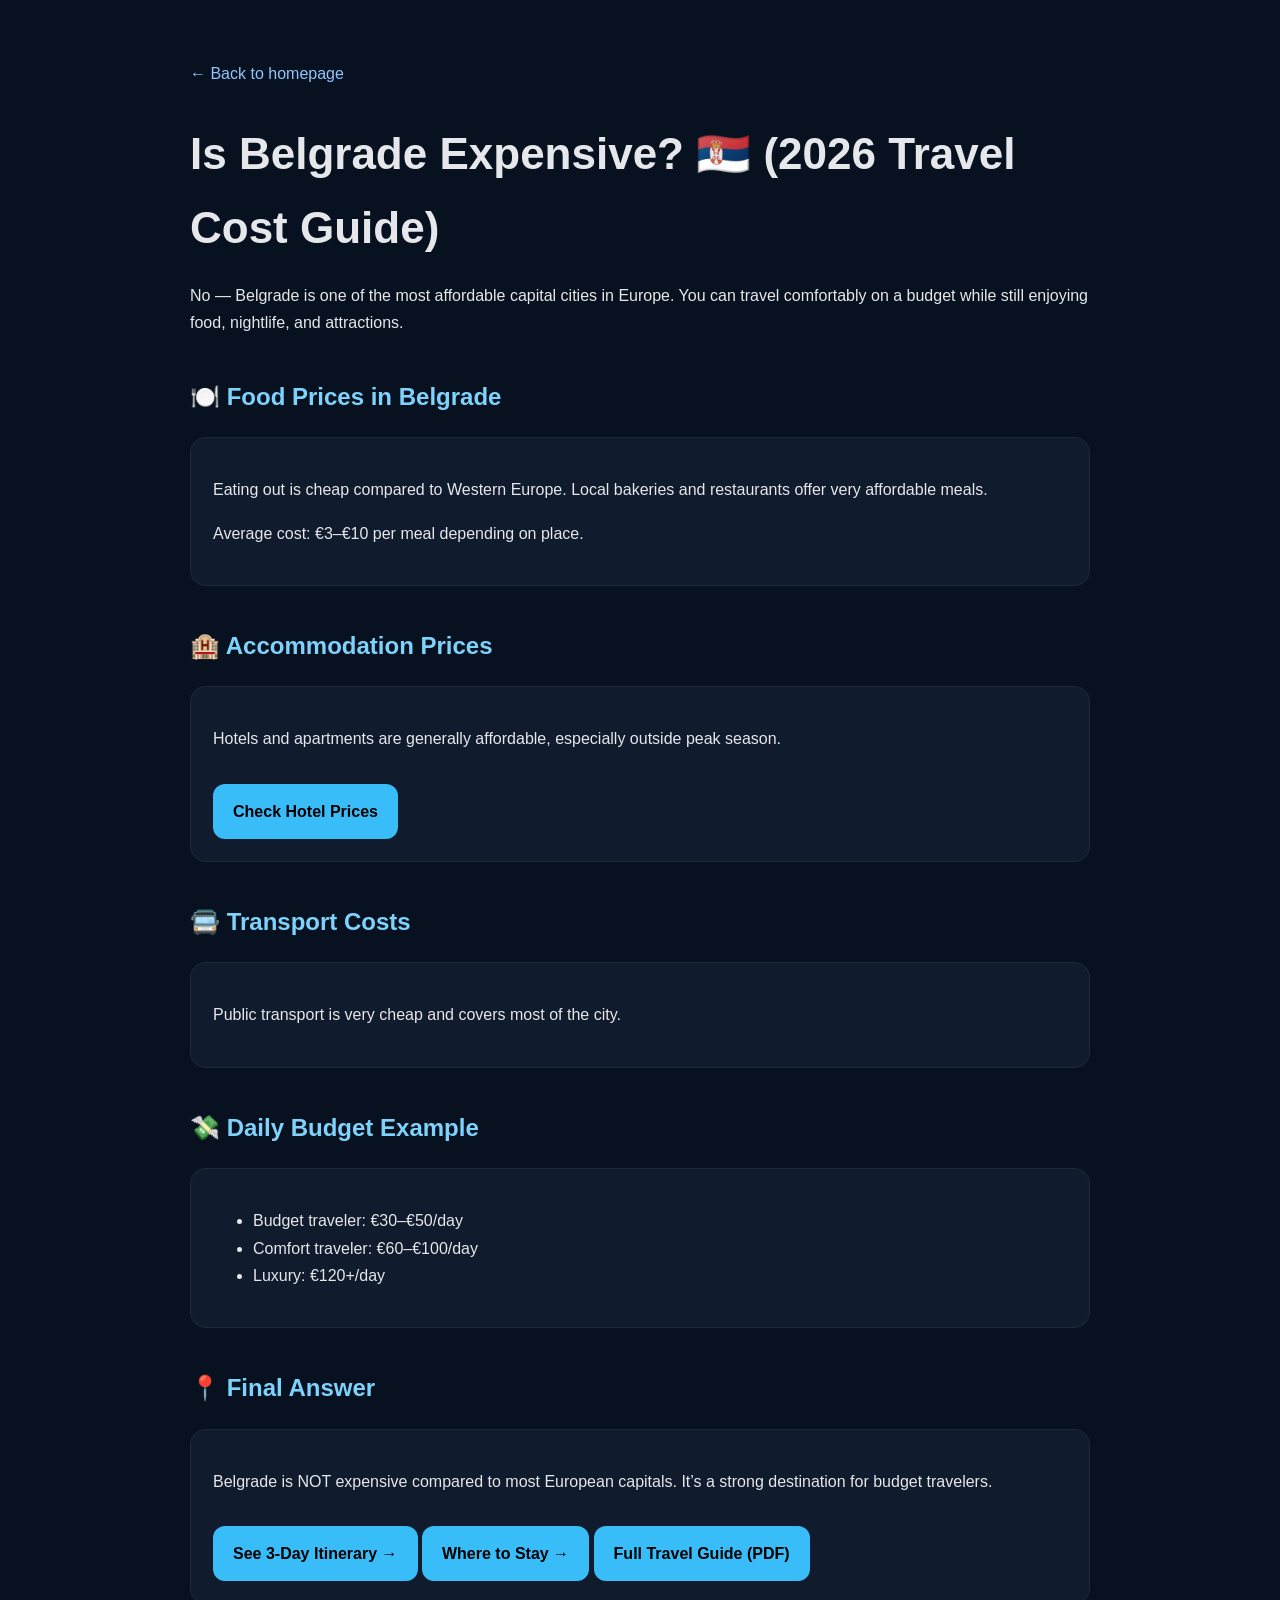
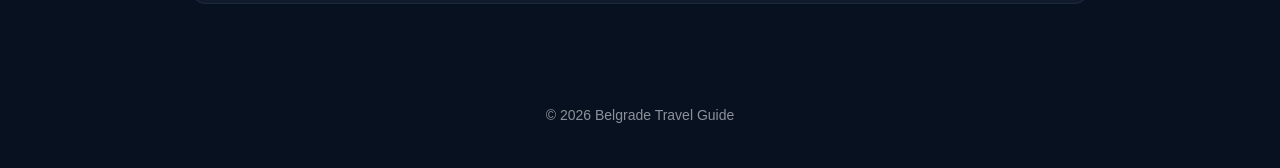
<file: expensive.html>
<!DOCTYPE html>
<html lang="en">
<head>
<meta charset="UTF-8">
<meta name="viewport" content="width=device-width, initial-scale=1.0">

<title>Is Belgrade Expensive? (2026 Cost of Travel Guide)</title>

<meta name="description" content="Find out if Belgrade is expensive in 2026. Full breakdown of hotel prices, food costs, transport, and daily travel budget in Serbia’s capital.">

<style>
body{
margin:0;
font-family:Arial,sans-serif;
background:#08111f;
color:#e5e7eb;
line-height:1.7;
}

.container{
max-width:900px;
margin:auto;
padding:60px 20px;
}

a{
color:#93c5fd;
text-decoration:none;
}

h1{
font-size:44px;
margin-bottom:10px;
}

h2{
margin-top:40px;
color:#7dd3fc;
}

.card{
background:#101b2d;
padding:22px;
border-radius:16px;
margin-top:18px;
border:1px solid rgba(255,255,255,.06);
}

.button{
display:inline-block;
padding:14px 20px;
background:#38bdf8;
color:black;
border-radius:12px;
font-weight:bold;
margin-top:15px;
text-decoration:none;
}

.button:hover{opacity:.9;}

footer{
text-align:center;
padding:40px 20px;
opacity:.6;
font-size:14px;
}
</style>
</head>

<body>

<div class="container">

<a href="index.html">← Back to homepage</a>

<h1>Is Belgrade Expensive? 🇷🇸 (2026 Travel Cost Guide)</h1>

<p>
No — Belgrade is one of the most affordable capital cities in Europe. You can travel comfortably on a budget while still enjoying food, nightlife, and attractions.
</p>

<h2>🍽️ Food Prices in Belgrade</h2>

<div class="card">
<p>
Eating out is cheap compared to Western Europe. Local bakeries and restaurants offer very affordable meals.
</p>

<p>
Average cost: €3–€10 per meal depending on place.
</p>
</div>

<h2>🏨 Accommodation Prices</h2>

<div class="card">
<p>
Hotels and apartments are generally affordable, especially outside peak season.
</p>

<a class="button" href="https://www.booking.com/">
Check Hotel Prices
</a>
</div>

<h2>🚍 Transport Costs</h2>

<div class="card">
<p>
Public transport is very cheap and covers most of the city.
</p>
</div>

<h2>💸 Daily Budget Example</h2>

<div class="card">
<ul>
<li>Budget traveler: €30–€50/day</li>
<li>Comfort traveler: €60–€100/day</li>
<li>Luxury: €120+/day</li>
</ul>
</div>

<h2>📍 Final Answer</h2>

<div class="card">
<p>
Belgrade is NOT expensive compared to most European capitals. It’s a strong destination for budget travelers.
</p>

<a class="button" href="guide.html">
See 3-Day Itinerary →
</a>

<a class="button" href="monetization.html">
Where to Stay →
</a>

<a class="button" href="https://gumroad.com/l/belgradeguide">
Full Travel Guide (PDF)
</a>
</div>

</div>

<footer>
© 2026 Belgrade Travel Guide
</footer>

</body>
</html>
</file>
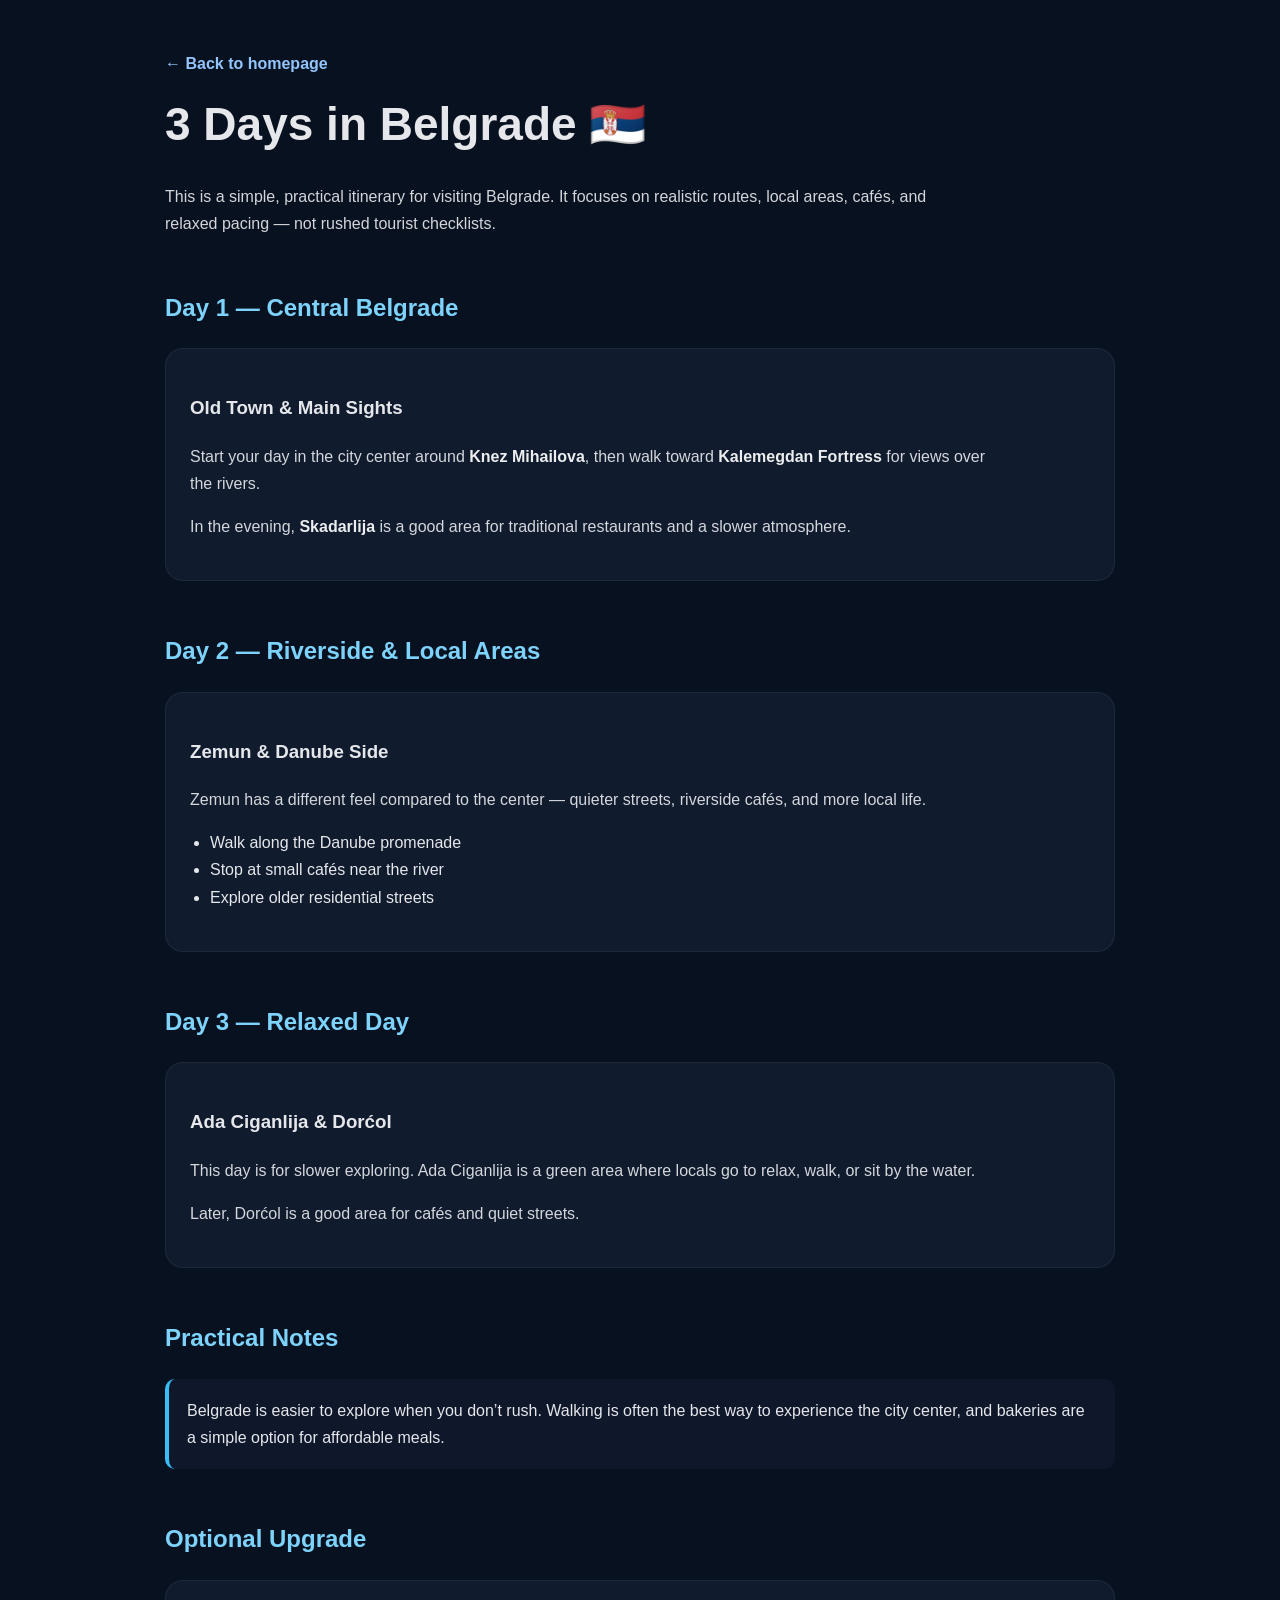
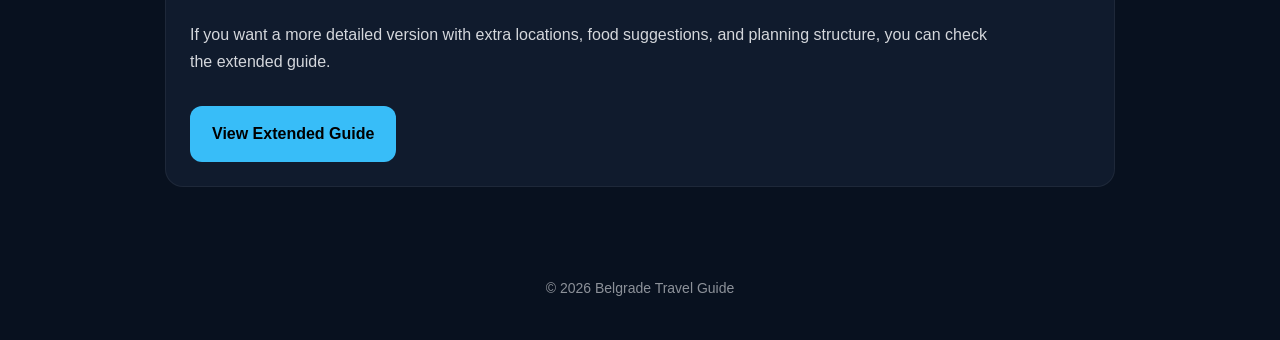
<file: guide.html>
<!DOCTYPE html>
<html lang="en">
<head>
<meta charset="UTF-8">
<meta name="viewport" content="width=device-width, initial-scale=1.0">
<title>3 Days in Belgrade | Practical Travel Itinerary</title>
<meta name="description" content="A practical 3-day itinerary for Belgrade with real places, local tips, cafés, neighborhoods, and simple daily planning.">

<style>
body{
margin:0;
font-family:Arial,sans-serif;
background:#08111f;
color:#e5e7eb;
line-height:1.7;
}

.container{
max-width:950px;
margin:auto;
padding:50px 20px;
}

a.back{
color:#93c5fd;
text-decoration:none;
font-weight:bold;
}

h1{
font-size:46px;
margin-top:20px;
line-height:1.2;
}

p{
opacity:.92;
max-width:800px;
}

h2{
margin-top:50px;
color:#7dd3fc;
}

.card{
background:#101b2d;
padding:24px;
border-radius:18px;
margin-top:18px;
border:1px solid rgba(255,255,255,.06);
}

.small-note{
background:#0f172a;
padding:18px;
border-left:4px solid #38bdf8;
border-radius:10px;
margin-top:20px;
}

ul{
padding-left:20px;
}

strong{
color:white;
}

.button{
display:inline-block;
padding:14px 22px;
background:#38bdf8;
color:black;
text-decoration:none;
border-radius:12px;
font-weight:bold;
margin-top:15px;
}

.button:hover{
opacity:.9;
}

footer{
text-align:center;
padding:40px 20px;
opacity:.6;
font-size:14px;
}
</style>
</head>

<body>

<div class="container">

<a class="back" href="index.html">← Back to homepage</a>

<h1>3 Days in Belgrade 🇷🇸</h1>

<p>
This is a simple, practical itinerary for visiting Belgrade.  
It focuses on realistic routes, local areas, cafés, and relaxed pacing — not rushed tourist checklists.
</p>

<h2>Day 1 — Central Belgrade</h2>

<div class="card">
<h3>Old Town & Main Sights</h3>

<p>
Start your day in the city center around <strong>Knez Mihailova</strong>, then walk toward <strong>Kalemegdan Fortress</strong> for views over the rivers.
</p>

<p>
In the evening, <strong>Skadarlija</strong> is a good area for traditional restaurants and a slower atmosphere.
</p>
</div>

<h2>Day 2 — Riverside & Local Areas</h2>

<div class="card">
<h3>Zemun & Danube Side</h3>

<p>
Zemun has a different feel compared to the center — quieter streets, riverside cafés, and more local life.
</p>

<ul>
<li>Walk along the Danube promenade</li>
<li>Stop at small cafés near the river</li>
<li>Explore older residential streets</li>
</ul>
</div>

<h2>Day 3 — Relaxed Day</h2>

<div class="card">
<h3>Ada Ciganlija & Dorćol</h3>

<p>
This day is for slower exploring. Ada Ciganlija is a green area where locals go to relax, walk, or sit by the water.
</p>

<p>
Later, Dorćol is a good area for cafés and quiet streets.
</p>
</div>

<h2>Practical Notes</h2>

<div class="small-note">
Belgrade is easier to explore when you don’t rush.  
Walking is often the best way to experience the city center, and bakeries are a simple option for affordable meals.
</div>

<h2>Optional Upgrade</h2>

<div class="card">
<p>
If you want a more detailed version with extra locations, food suggestions, and planning structure, you can check the extended guide.
</p>

<a class="button" href="YOUR_GUMROAD_LINK">
View Extended Guide
</a>
</div>

</div>

<footer>
© 2026 Belgrade Travel Guide
</footer>

</body>
</html>
</file>
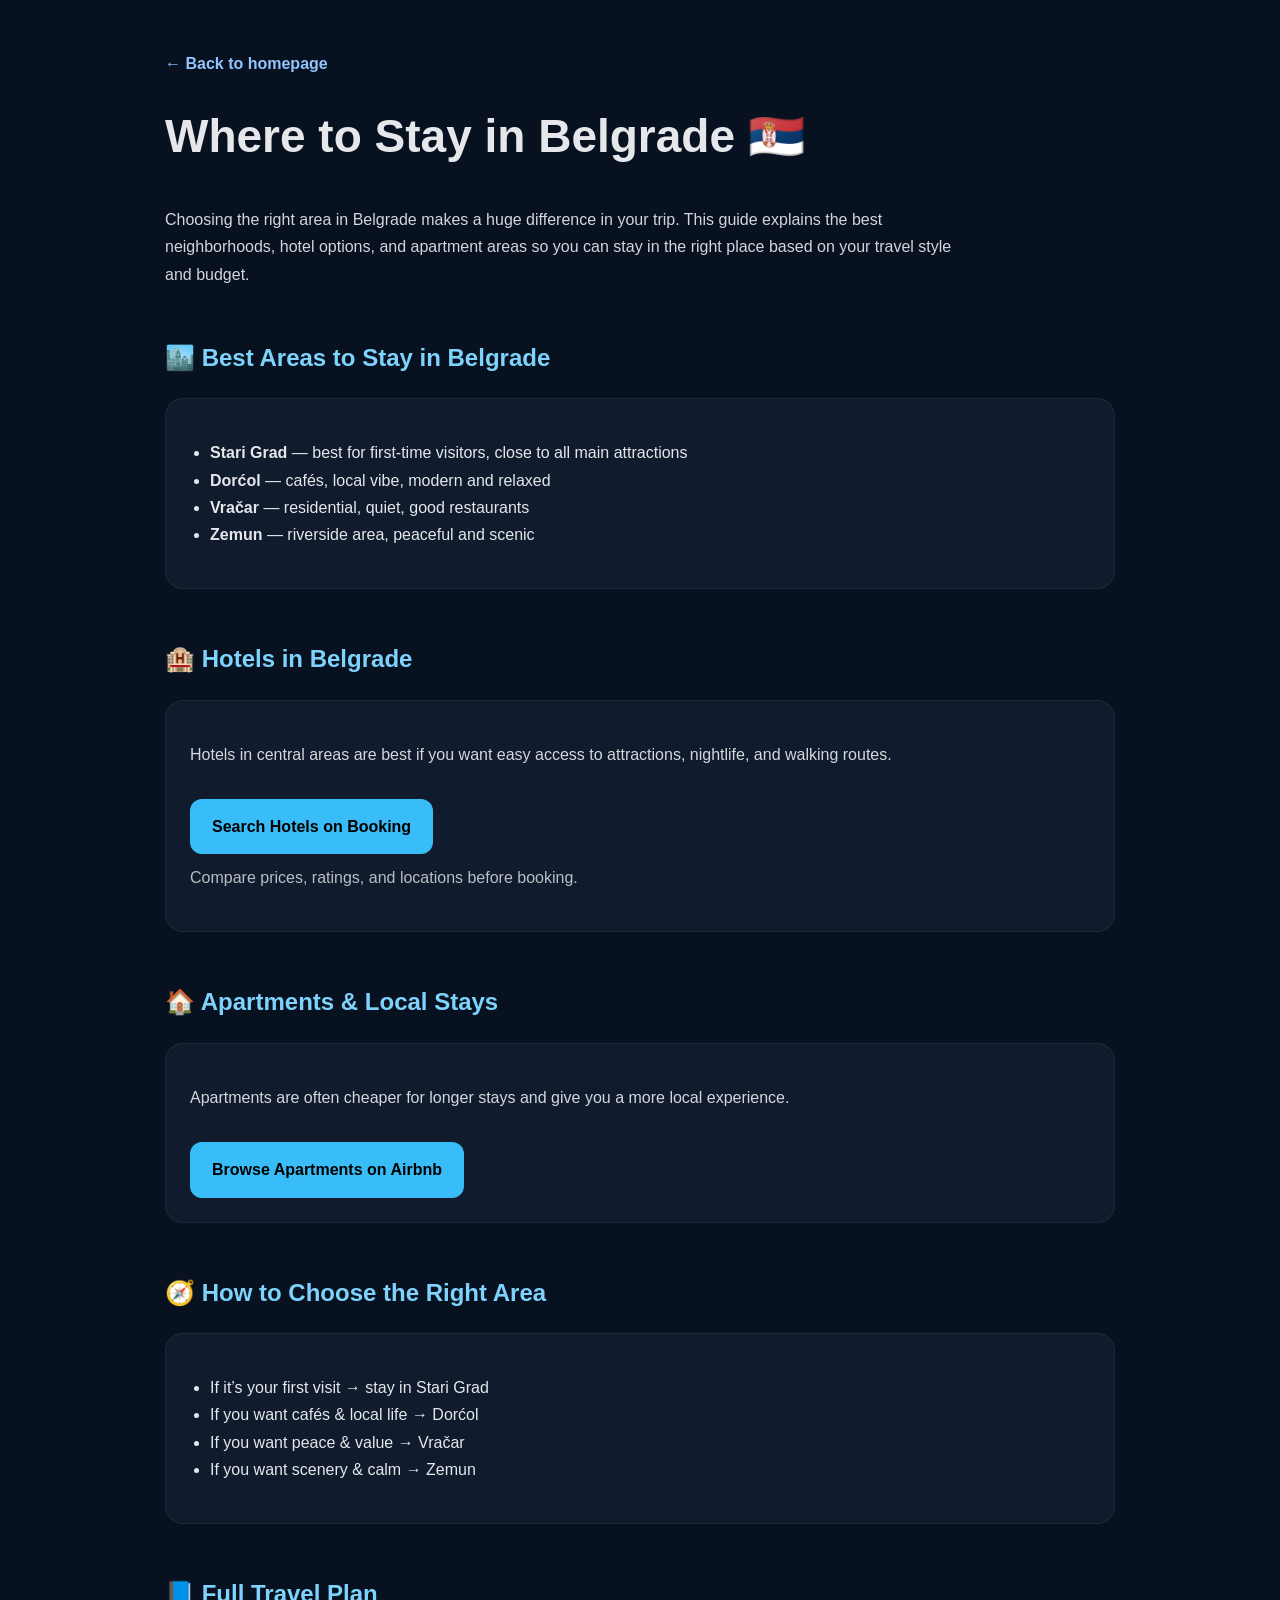
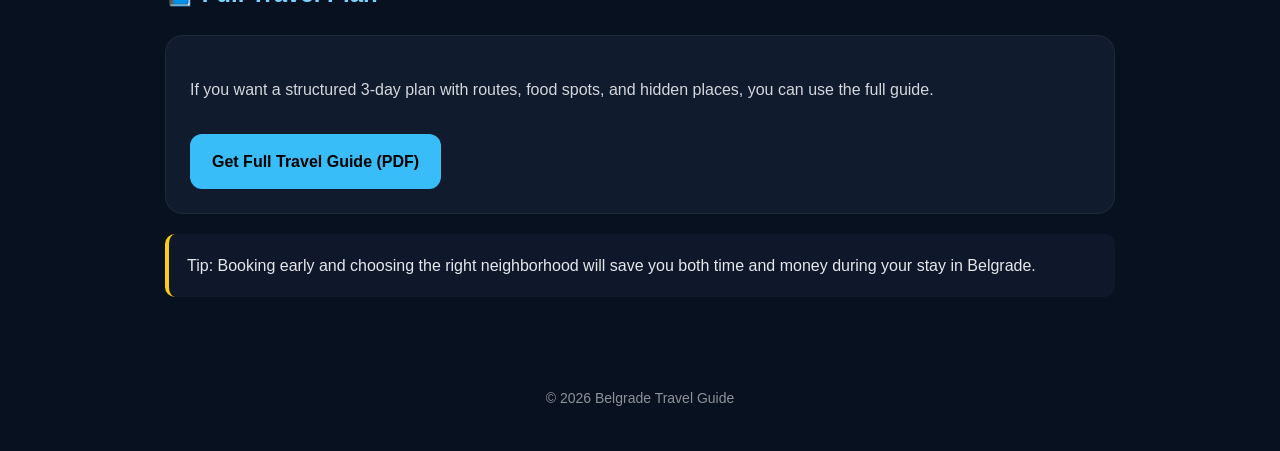
<file: monetization.html>
<!DOCTYPE html>
<html lang="en">
<head>
<meta charset="UTF-8">
<meta name="viewport" content="width=device-width, initial-scale=1.0">

<title>Where to Stay in Belgrade (2026) | Best Hotels, Apartments & Areas Guide</title>

<meta name="description" content="Find the best areas to stay in Belgrade including hotels, apartments, and neighborhoods like Stari Grad, Dorćol, Vračar, and Zemun. Compare options and plan your trip easily.">

<style>
body{
margin:0;
font-family:Arial,sans-serif;
background:#08111f;
color:#e5e7eb;
line-height:1.7;
}

.container{
max-width:950px;
margin:auto;
padding:50px 20px;
}

a.back{
color:#93c5fd;
text-decoration:none;
font-weight:bold;
}

h1{
font-size:46px;
margin-top:20px;
}

p{
opacity:.92;
max-width:800px;
}

h2{
margin-top:50px;
color:#7dd3fc;
}

.card{
background:#101b2d;
padding:24px;
border-radius:18px;
margin-top:18px;
border:1px solid rgba(255,255,255,.06);
}

ul{
padding-left:20px;
}

.button{
display:inline-block;
padding:14px 22px;
background:#38bdf8;
color:black;
text-decoration:none;
border-radius:12px;
font-weight:bold;
margin-top:15px;
}

.button:hover{
opacity:.9;
}

.small-note{
background:#0f172a;
padding:18px;
border-left:4px solid #facc15;
border-radius:10px;
margin-top:20px;
}

footer{
text-align:center;
padding:40px 20px;
opacity:.6;
font-size:14px;
}
</style>
</head>

<body>

<div class="container">

<a class="back" href="index.html">← Back to homepage</a>

<h1>Where to Stay in Belgrade 🇷🇸</h1>

<p>
Choosing the right area in Belgrade makes a huge difference in your trip.  
This guide explains the best neighborhoods, hotel options, and apartment areas so you can stay in the right place based on your travel style and budget.
</p>

<h2>🏙️ Best Areas to Stay in Belgrade</h2>

<div class="card">
<ul>
<li><strong>Stari Grad</strong> — best for first-time visitors, close to all main attractions</li>
<li><strong>Dorćol</strong> — cafés, local vibe, modern and relaxed</li>
<li><strong>Vračar</strong> — residential, quiet, good restaurants</li>
<li><strong>Zemun</strong> — riverside area, peaceful and scenic</li>
</ul>
</div>

<h2>🏨 Hotels in Belgrade</h2>

<div class="card">
<p>
Hotels in central areas are best if you want easy access to attractions, nightlife, and walking routes.
</p>

<a class="button" href="https://www.booking.com/">
Search Hotels on Booking
</a>

<p style="opacity:0.8;margin-top:10px;">
Compare prices, ratings, and locations before booking.
</p>
</div>

<h2>🏠 Apartments & Local Stays</h2>

<div class="card">
<p>
Apartments are often cheaper for longer stays and give you a more local experience.
</p>

<a class="button" href="https://www.airbnb.com/">
Browse Apartments on Airbnb
</a>
</div>

<h2>🧭 How to Choose the Right Area</h2>

<div class="card">
<ul>
<li>If it’s your first visit → stay in Stari Grad</li>
<li>If you want cafés & local life → Dorćol</li>
<li>If you want peace & value → Vračar</li>
<li>If you want scenery & calm → Zemun</li>
</ul>
</div>

<h2>📘 Full Travel Plan</h2>

<div class="card">
<p>
If you want a structured 3-day plan with routes, food spots, and hidden places, you can use the full guide.
</p>

<a class="button" href="https://gumroad.com/l/belgradeguide">
Get Full Travel Guide (PDF)
</a>
</div>

<div class="small-note">
Tip: Booking early and choosing the right neighborhood will save you both time and money during your stay in Belgrade.
</div>

</div>

<footer>
© 2026 Belgrade Travel Guide
</footer>

</body>
</html>
</file>
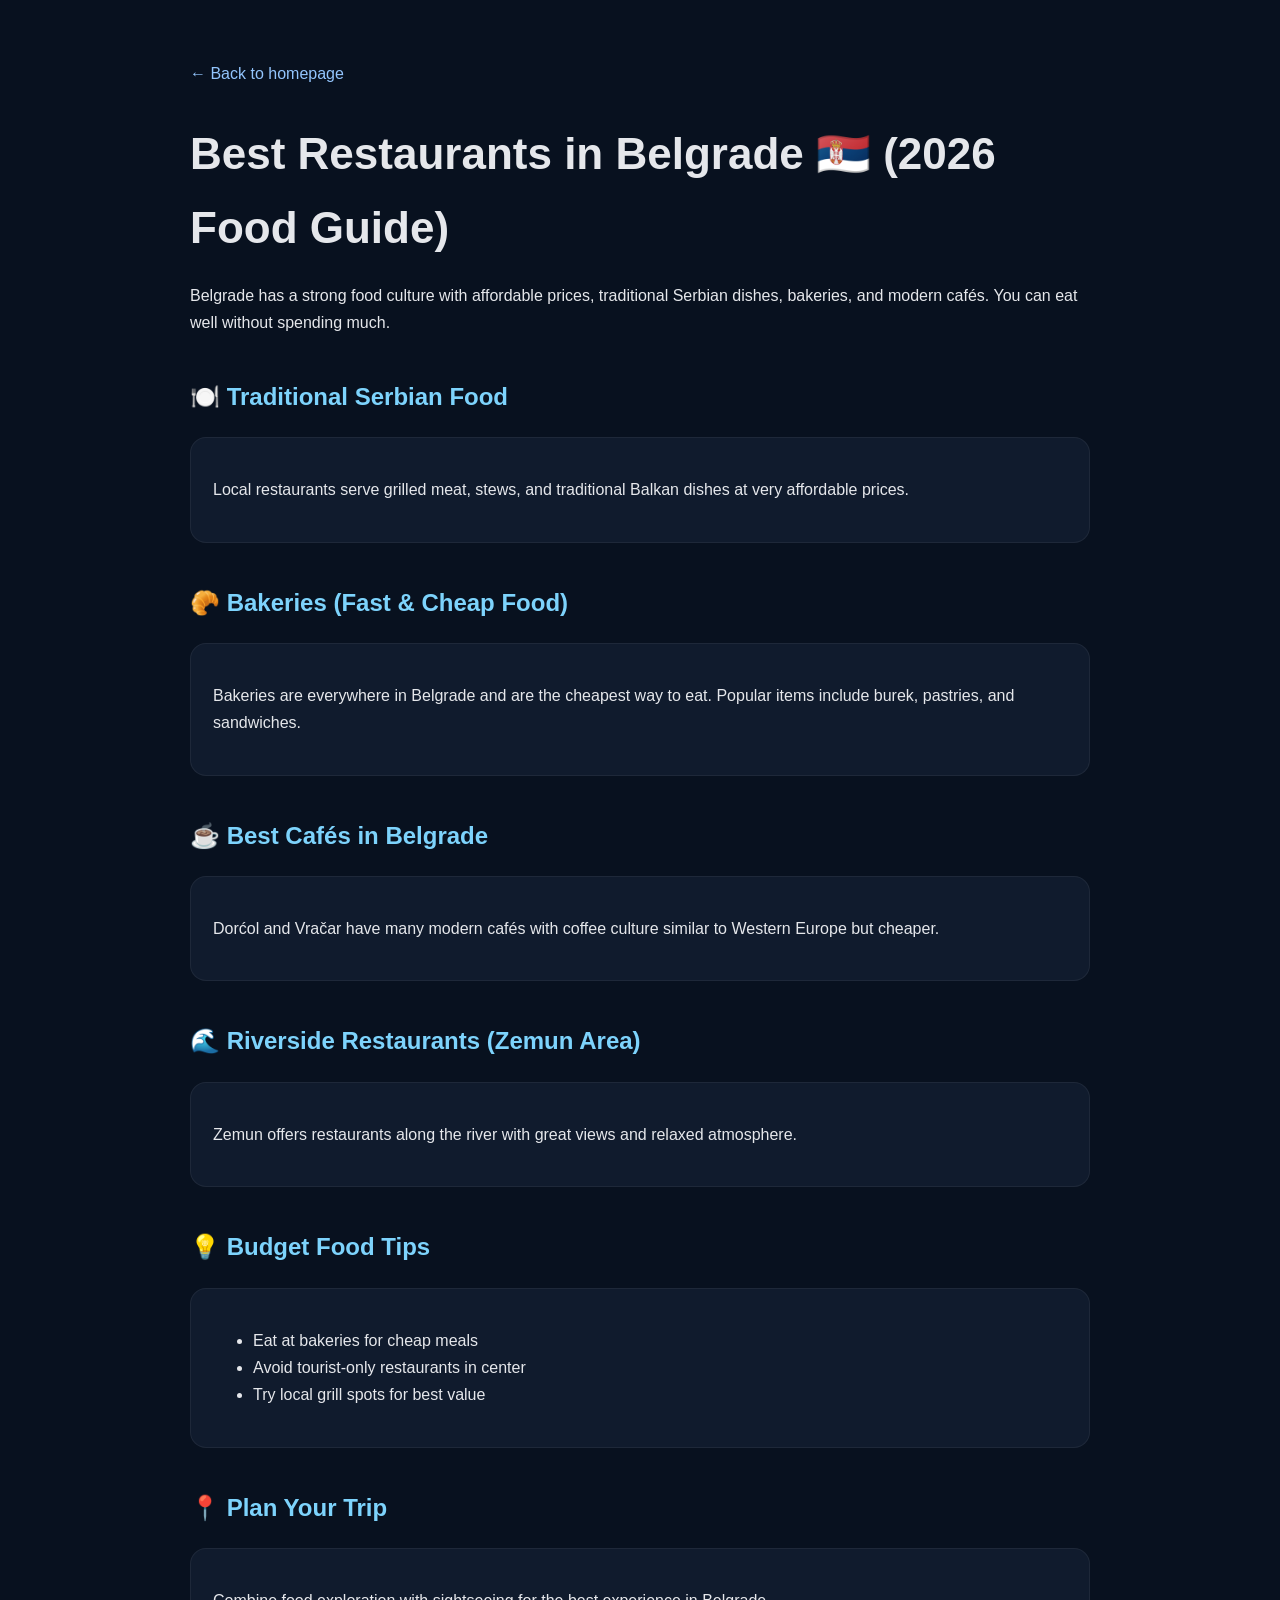
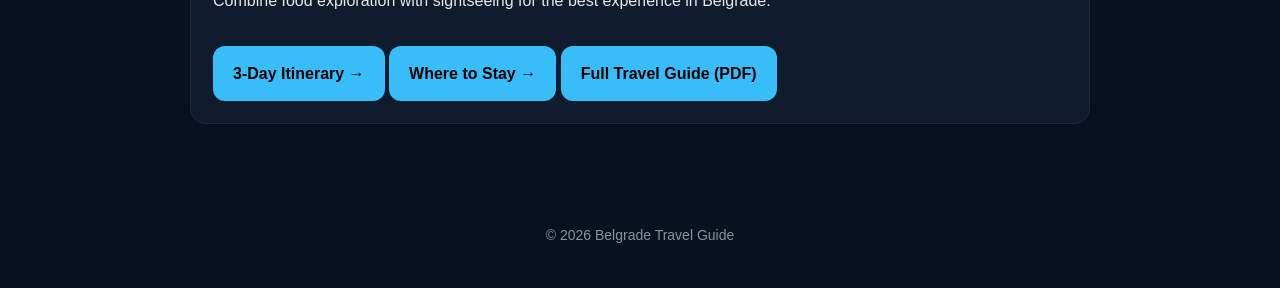
<file: restaurants.html>
<!DOCTYPE html>
<html lang="en">
<head>
<meta charset="UTF-8">
<meta name="viewport" content="width=device-width, initial-scale=1.0">

<title>Best Restaurants in Belgrade (2026) | Food & Local Dining Guide</title>

<meta name="description" content="Discover the best restaurants in Belgrade in 2026. Local food spots, cheap eats, bakeries, grill restaurants, and cafés recommended for travelers.">

<style>
body{
margin:0;
font-family:Arial,sans-serif;
background:#08111f;
color:#e5e7eb;
line-height:1.7;
}

.container{
max-width:900px;
margin:auto;
padding:60px 20px;
}

a{
color:#93c5fd;
text-decoration:none;
}

h1{
font-size:44px;
margin-bottom:10px;
}

h2{
margin-top:40px;
color:#7dd3fc;
}

.card{
background:#101b2d;
padding:22px;
border-radius:16px;
margin-top:18px;
border:1px solid rgba(255,255,255,.06);
}

.button{
display:inline-block;
padding:14px 20px;
background:#38bdf8;
color:black;
border-radius:12px;
font-weight:bold;
margin-top:15px;
text-decoration:none;
}

.button:hover{opacity:.9;}

footer{
text-align:center;
padding:40px 20px;
opacity:.6;
font-size:14px;
}
</style>
</head>

<body>

<div class="container">

<a href="index.html">← Back to homepage</a>

<h1>Best Restaurants in Belgrade 🇷🇸 (2026 Food Guide)</h1>

<p>
Belgrade has a strong food culture with affordable prices, traditional Serbian dishes, bakeries, and modern cafés. You can eat well without spending much.
</p>

<h2>🍽️ Traditional Serbian Food</h2>

<div class="card">
<p>
Local restaurants serve grilled meat, stews, and traditional Balkan dishes at very affordable prices.
</p>
</div>

<h2>🥐 Bakeries (Fast & Cheap Food)</h2>

<div class="card">
<p>
Bakeries are everywhere in Belgrade and are the cheapest way to eat. Popular items include burek, pastries, and sandwiches.
</p>
</div>

<h2>☕ Best Cafés in Belgrade</h2>

<div class="card">
<p>
Dorćol and Vračar have many modern cafés with coffee culture similar to Western Europe but cheaper.
</p>
</div>

<h2>🌊 Riverside Restaurants (Zemun Area)</h2>

<div class="card">
<p>
Zemun offers restaurants along the river with great views and relaxed atmosphere.
</p>
</div>

<h2>💡 Budget Food Tips</h2>

<div class="card">
<ul>
<li>Eat at bakeries for cheap meals</li>
<li>Avoid tourist-only restaurants in center</li>
<li>Try local grill spots for best value</li>
</ul>
</div>

<h2>📍 Plan Your Trip</h2>

<div class="card">
<p>
Combine food exploration with sightseeing for the best experience in Belgrade.
</p>

<a class="button" href="guide.html">
3-Day Itinerary →
</a>

<a class="button" href="monetization.html">
Where to Stay →
</a>

<a class="button" href="https://gumroad.com/l/belgradeguide">
Full Travel Guide (PDF)
</a>
</div>

</div>

<footer>
© 2026 Belgrade Travel Guide
</footer>

</body>
</html>
</file>
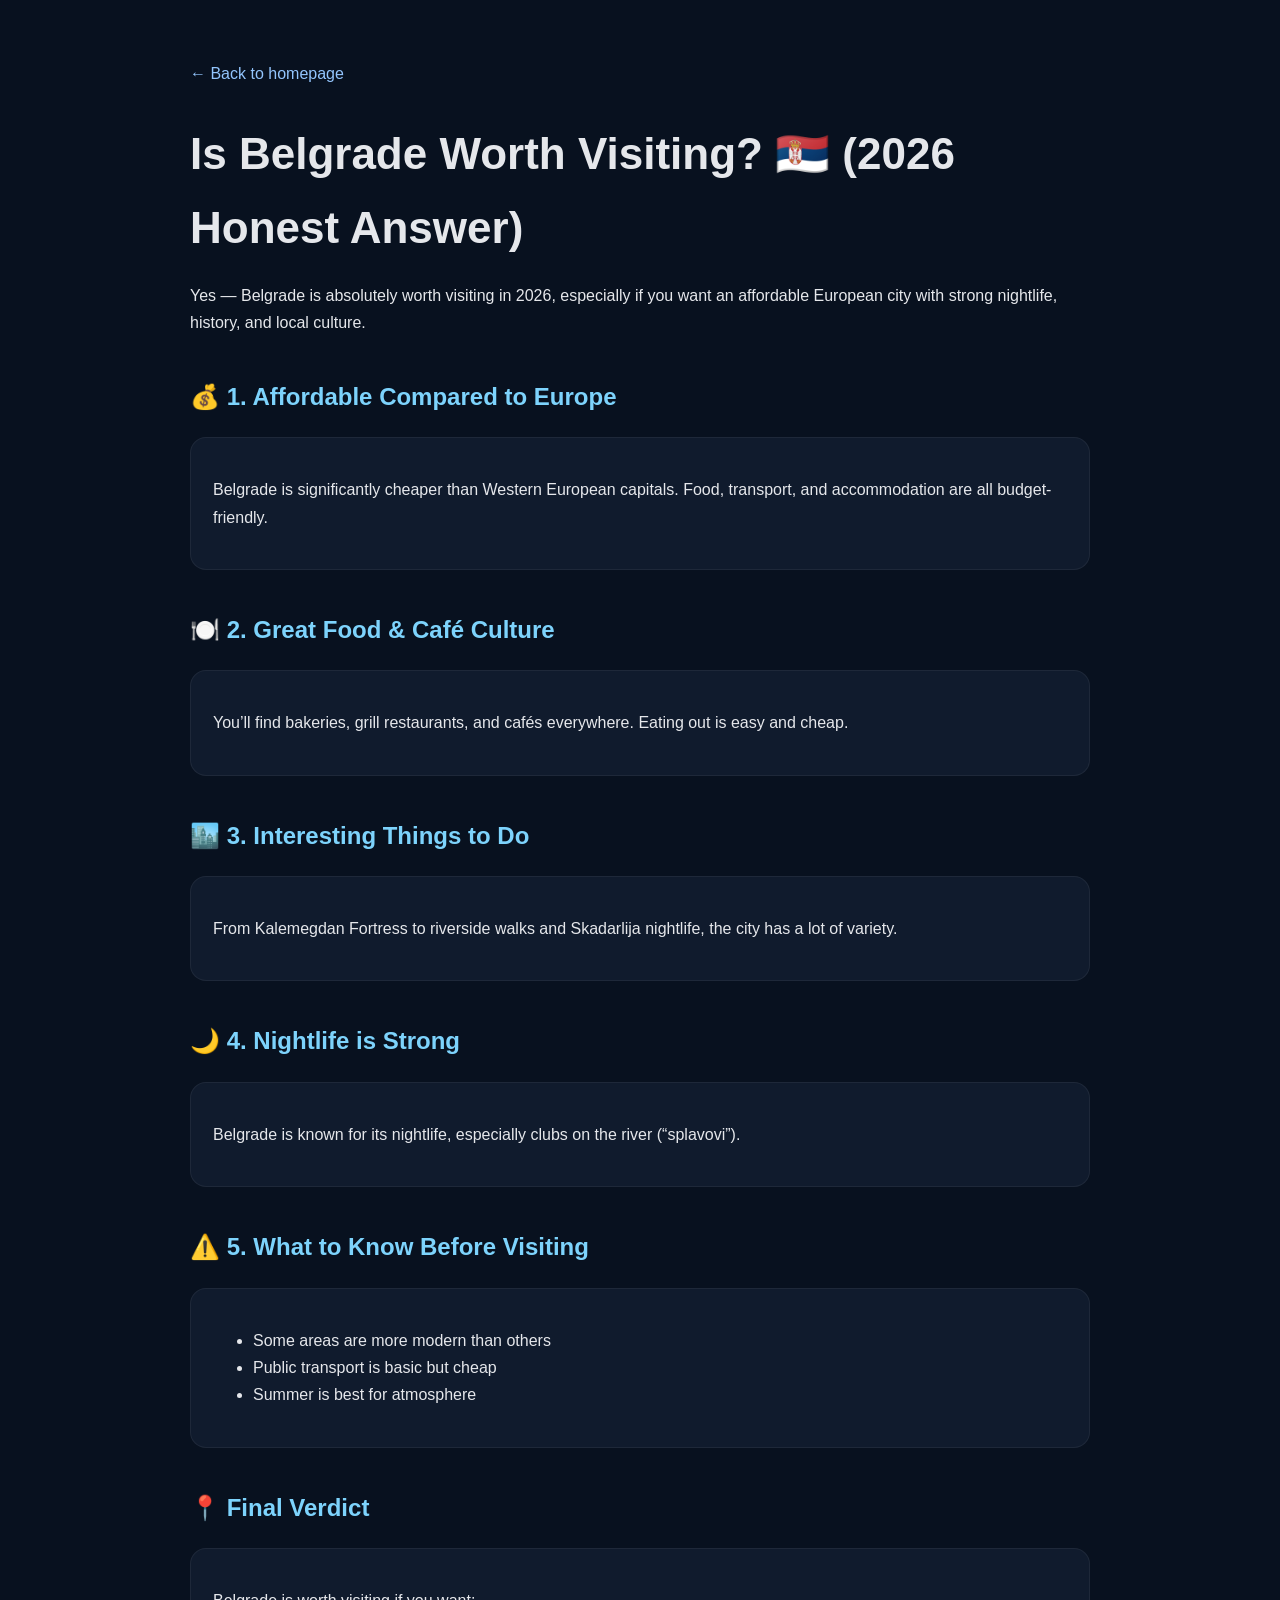
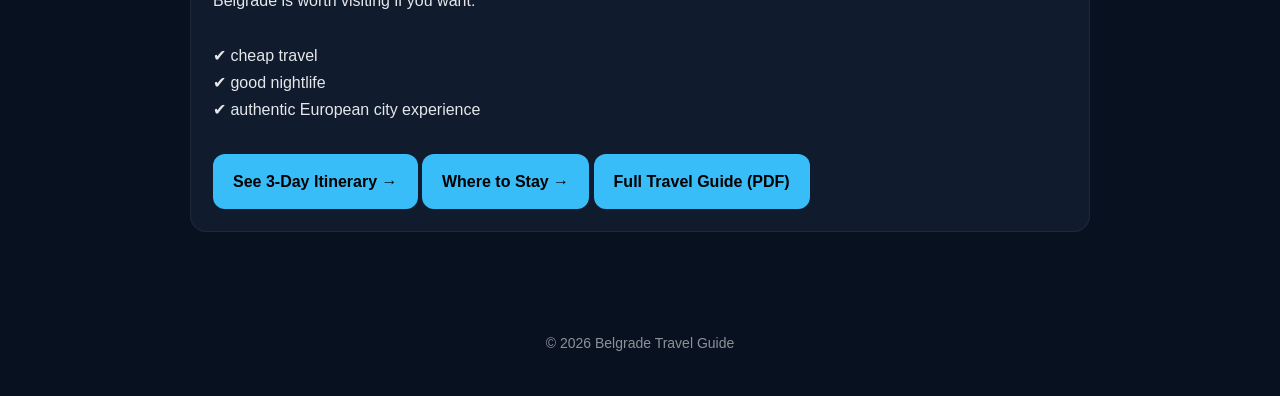
<file: worth-it.html>
<!DOCTYPE html>
<html lang="en">
<head>
<meta charset="UTF-8">
<meta name="viewport" content="width=device-width, initial-scale=1.0">

<title>Is Belgrade Worth Visiting? (2026 Honest Travel Guide)</title>

<meta name="description" content="Is Belgrade worth visiting in 2026? Honest guide covering safety, prices, things to do, nightlife, food, and whether the city is worth your time.">

<style>
body{
margin:0;
font-family:Arial,sans-serif;
background:#08111f;
color:#e5e7eb;
line-height:1.7;
}

.container{
max-width:900px;
margin:auto;
padding:60px 20px;
}

a{
color:#93c5fd;
text-decoration:none;
}

h1{
font-size:44px;
margin-bottom:10px;
}

h2{
margin-top:40px;
color:#7dd3fc;
}

.card{
background:#101b2d;
padding:22px;
border-radius:16px;
margin-top:18px;
border:1px solid rgba(255,255,255,.06);
}

.button{
display:inline-block;
padding:14px 20px;
background:#38bdf8;
color:black;
border-radius:12px;
font-weight:bold;
margin-top:15px;
text-decoration:none;
}

.button:hover{opacity:.9;}

footer{
text-align:center;
padding:40px 20px;
opacity:.6;
font-size:14px;
}
</style>
</head>

<body>

<div class="container">

<a href="index.html">← Back to homepage</a>

<h1>Is Belgrade Worth Visiting? 🇷🇸 (2026 Honest Answer)</h1>

<p>
Yes — Belgrade is absolutely worth visiting in 2026, especially if you want an affordable European city with strong nightlife, history, and local culture.
</p>

<h2>💰 1. Affordable Compared to Europe</h2>

<div class="card">
<p>
Belgrade is significantly cheaper than Western European capitals. Food, transport, and accommodation are all budget-friendly.
</p>
</div>

<h2>🍽️ 2. Great Food & Café Culture</h2>

<div class="card">
<p>
You’ll find bakeries, grill restaurants, and cafés everywhere. Eating out is easy and cheap.
</p>
</div>

<h2>🏙️ 3. Interesting Things to Do</h2>

<div class="card">
<p>
From Kalemegdan Fortress to riverside walks and Skadarlija nightlife, the city has a lot of variety.
</p>
</div>

<h2>🌙 4. Nightlife is Strong</h2>

<div class="card">
<p>
Belgrade is known for its nightlife, especially clubs on the river (“splavovi”).
</p>
</div>

<h2>⚠️ 5. What to Know Before Visiting</h2>

<div class="card">
<ul>
<li>Some areas are more modern than others</li>
<li>Public transport is basic but cheap</li>
<li>Summer is best for atmosphere</li>
</ul>
</div>

<h2>📍 Final Verdict</h2>

<div class="card">
<p>
Belgrade is worth visiting if you want:
<br><br>
✔ cheap travel<br>
✔ good nightlife<br>
✔ authentic European city experience<br>
</p>

<a class="button" href="guide.html">
See 3-Day Itinerary →
</a>

<a class="button" href="monetization.html">
Where to Stay →
</a>

<a class="button" href="https://gumroad.com/l/belgradeguide">
Full Travel Guide (PDF)
</a>
</div>

</div>

<footer>
© 2026 Belgrade Travel Guide
</footer>

</body>
</html>
</file>
